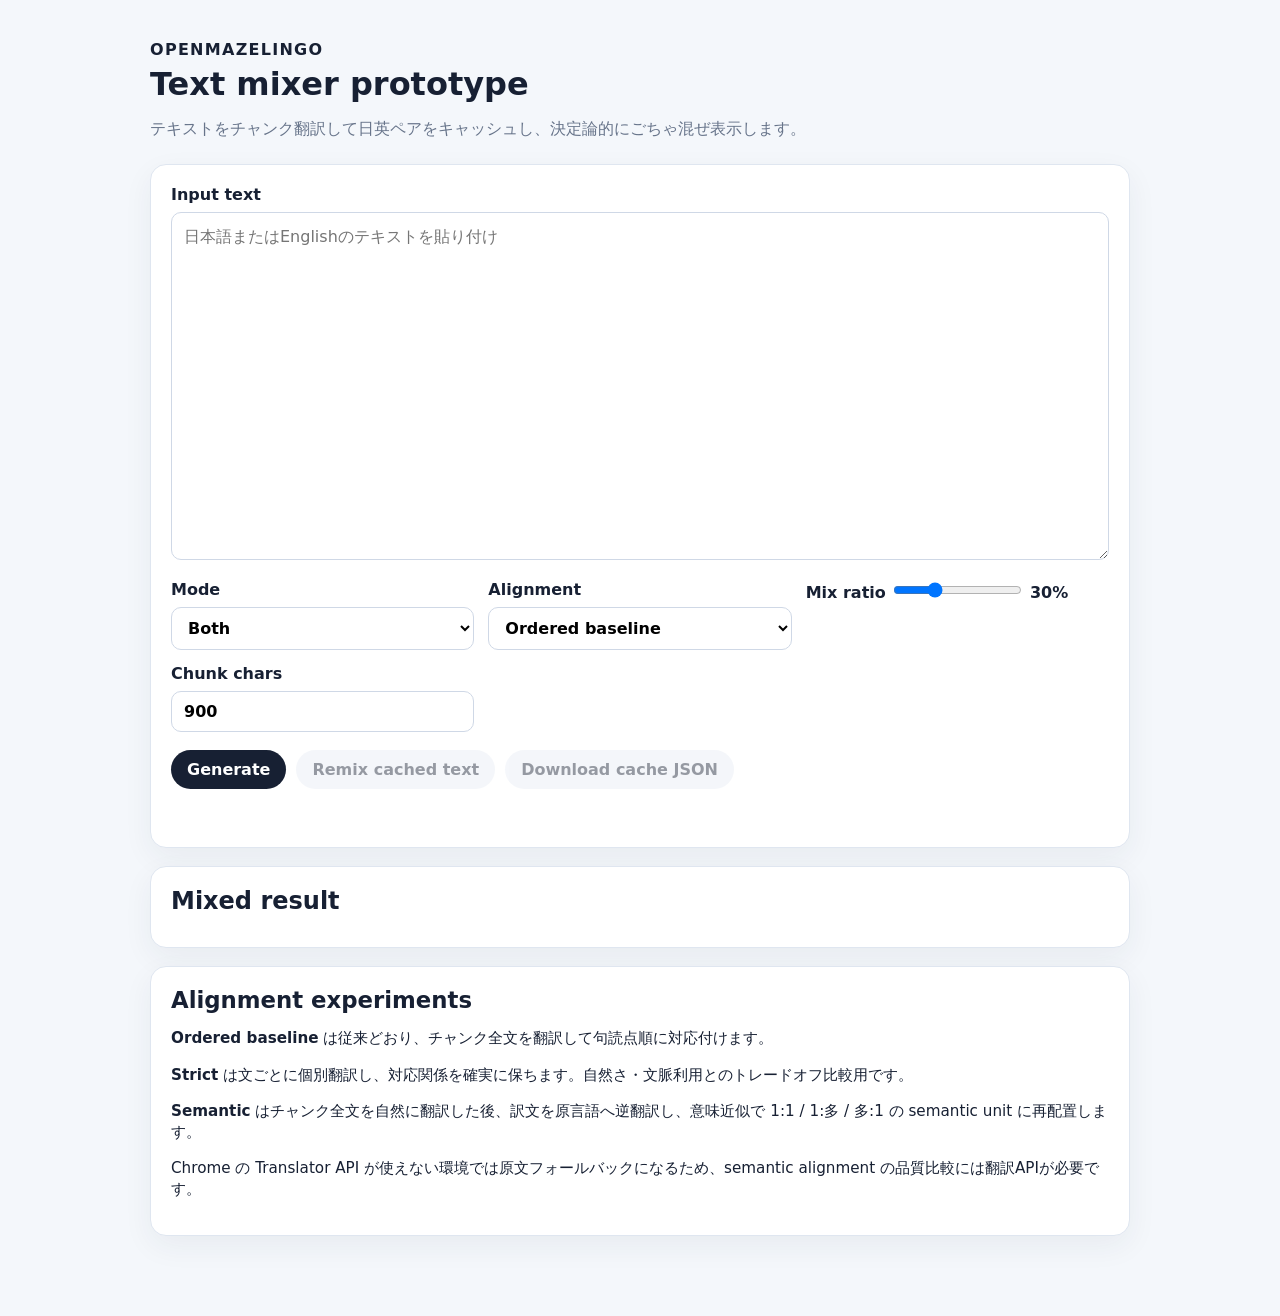
<file: web/index.html>
<!doctype html>
<html lang="ja">
<head>
  <meta charset="utf-8" />
  <meta name="viewport" content="width=device-width, initial-scale=1" />
  <title>OpenMazelingo Web Prototype</title>
  <link rel="stylesheet" href="./styles.css" />
</head>
<body>
  <main class="shell">
    <header>
      <p class="eyebrow">OpenMazelingo</p>
      <h1>Text mixer prototype</h1>
      <p class="muted">テキストをチャンク翻訳して日英ペアをキャッシュし、決定論的にごちゃ混ぜ表示します。</p>
    </header>

    <section class="panel">
      <label for="sourceText">Input text</label>
      <textarea id="sourceText" rows="12" placeholder="日本語またはEnglishのテキストを貼り付け"></textarea>

      <div class="controls">
        <label>Mode
          <select id="mode">
            <option value="both">Both</option>
            <option value="ja-en">JA → EN</option>
            <option value="en-ja">EN → JA</option>
          </select>
        </label>
        <label>Alignment
          <select id="alignmentStrategy">
            <option value="ordered">Ordered baseline</option>
            <option value="strict">Strict sentence-by-sentence</option>
            <option value="semantic">Natural chunk + semantic align</option>
          </select>
        </label>
        <label>Mix ratio
          <input id="mixRatio" type="range" min="0" max="100" value="30" />
          <span id="mixRatioValue">30%</span>
        </label>
        <label>Chunk chars
          <input id="chunkSize" type="number" min="200" max="4000" step="100" value="900" />
        </label>
      </div>

      <div class="actions">
        <button id="generate">Generate</button>
        <button id="remix" class="secondary" disabled>Remix cached text</button>
        <button id="downloadCache" class="secondary" disabled>Download cache JSON</button>
      </div>
      <p id="status" class="status"></p>
    </section>

    <section class="panel">
      <div class="result-head">
        <h2>Mixed result</h2>
        <span id="cacheInfo" class="muted"></span>
      </div>
      <article id="result" class="result"></article>
    </section>

    <section class="panel note">
      <h2>Alignment experiments</h2>
      <p><strong>Ordered baseline</strong> は従来どおり、チャンク全文を翻訳して句読点順に対応付けます。</p>
      <p><strong>Strict</strong> は文ごとに個別翻訳し、対応関係を確実に保ちます。自然さ・文脈利用とのトレードオフ比較用です。</p>
      <p><strong>Semantic</strong> はチャンク全文を自然に翻訳した後、訳文を原言語へ逆翻訳し、意味近似で 1:1 / 1:多 / 多:1 の semantic unit に再配置します。</p>
      <p>Chrome の Translator API が使えない環境では原文フォールバックになるため、semantic alignment の品質比較には翻訳APIが必要です。</p>
    </section>
  </main>
  <script type="module" src="./app.js"></script>
</body>
</html>
</file>
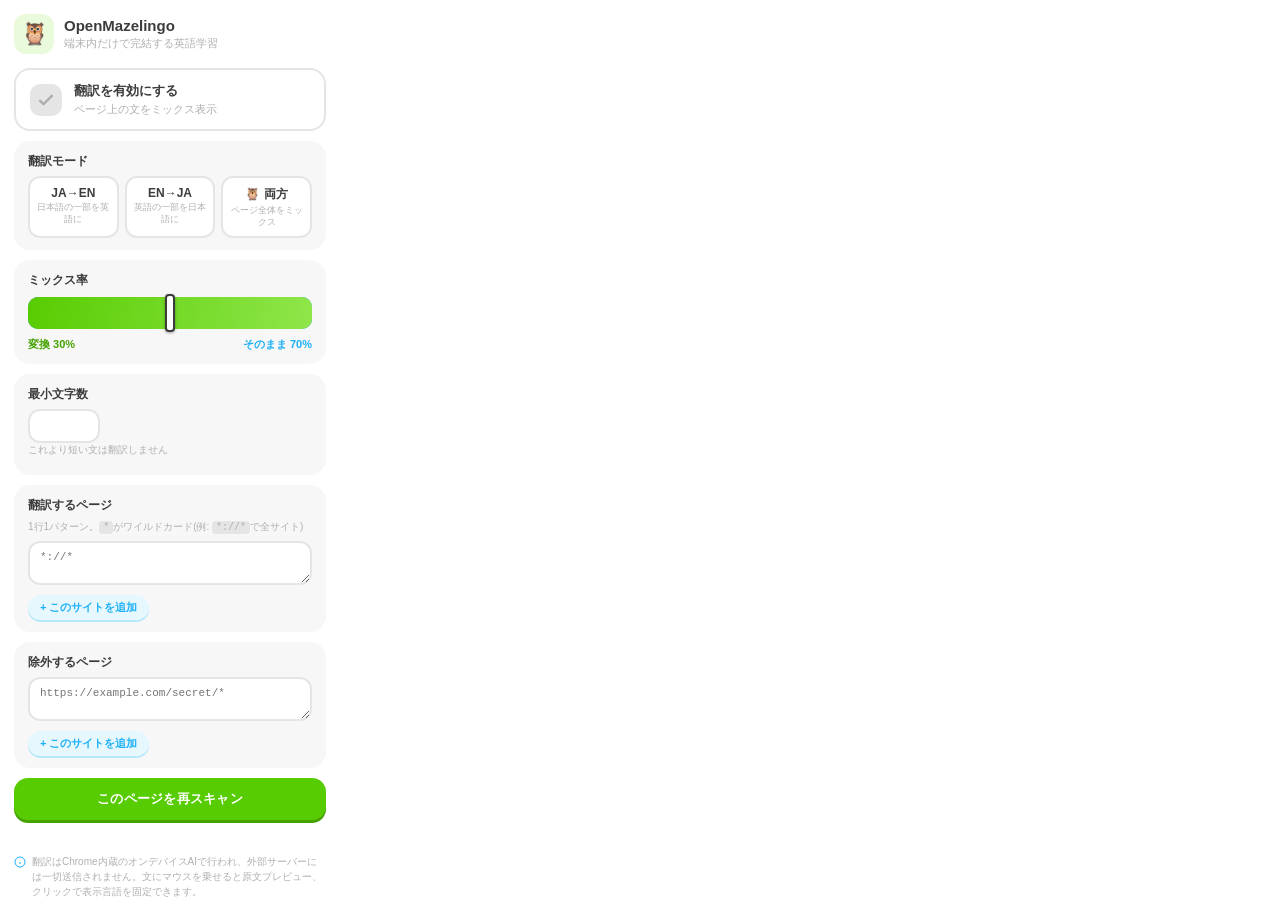
<file: popup.html>
<!doctype html>
<html lang="ja">
  <head>
    <meta charset="utf-8" />
    <title>OpenMazelingo</title>
    <link rel="stylesheet" href="popup.css" />
  </head>
  <body>
    <div class="header">
      <div class="logo" aria-hidden="true">🦉</div>
      <div>
        <p class="title">OpenMazelingo</p>
        <p class="subtitle">端末内だけで完結する英語学習</p>
      </div>
    </div>

    <label class="toggle-wrap">
      <input type="checkbox" id="enabled" class="toggle-input" />
      <div class="toggle-card">
        <div class="toggle-icon" aria-hidden="true">
          <svg width="20" height="20" viewBox="0 0 24 24" fill="none">
            <path d="M5 13l4 4L19 7" stroke="currentColor" stroke-width="3" stroke-linecap="round" stroke-linejoin="round" />
          </svg>
        </div>
        <div>
          <div class="toggle-title">翻訳を有効にする</div>
          <div class="toggle-desc">ページ上の文をミックス表示</div>
        </div>
      </div>
    </label>

    <div class="card">
      <span class="label">翻訳モード</span>
      <div class="mode-toggle">
        <button type="button" class="mode-btn" data-mode="ja-en">
          <span class="mode-btn-main">JA→EN</span>
          <span class="mode-btn-sub">日本語の一部を英語に</span>
        </button>
        <button type="button" class="mode-btn" data-mode="en-ja">
          <span class="mode-btn-main">EN→JA</span>
          <span class="mode-btn-sub">英語の一部を日本語に</span>
        </button>
        <button type="button" class="mode-btn" data-mode="both">
          <span class="mode-btn-main">🦉 両方</span>
          <span class="mode-btn-sub">ページ全体をミックス</span>
        </button>
      </div>
    </div>

    <div class="card ratio-card">
      <div class="ratio-header">
        <span class="label">ミックス率</span>
      </div>
      <div class="wave-slider">
        <div class="wave-track">
          <div id="waveFill" class="wave-fill"></div>
        </div>
        <input type="range" id="ratio" min="0" max="100" step="5" />
      </div>
      <div class="ratio-meta">
        <span class="en">変換 <span id="ratioValue">30%</span></span>
        <span class="ja">そのまま <span id="ratioJaValue">70%</span></span>
      </div>
    </div>

    <div class="card">
      <label class="label" for="minTextLength">最小文字数</label>
      <input type="number" id="minTextLength" min="1" max="100" class="input num" />
      <div class="hint">これより短い文は翻訳しません</div>
    </div>

    <div class="card">
      <span class="label">翻訳するページ</span>
      <div class="hint">1行1パターン。<code>*</code>がワイルドカード(例: <code>*://*</code>で全サイト)</div>
      <textarea id="pageListInclude" class="textarea" rows="2" placeholder="*://*"></textarea>
      <button id="addCurrentInclude" class="chip-btn" type="button">+ このサイトを追加</button>
    </div>

    <div class="card">
      <span class="label">除外するページ</span>
      <textarea id="pageListExclude" class="textarea" rows="2" placeholder="https://example.com/secret/*"></textarea>
      <button id="addCurrentExclude" class="chip-btn" type="button">+ このサイトを追加</button>
    </div>

    <button id="rescan" class="primary-btn" type="button">このページを再スキャン</button>
    <p id="status" class="status"></p>

    <p class="note">
      <svg width="12" height="12" viewBox="0 0 24 24" fill="none" stroke="currentColor" stroke-width="2">
        <circle cx="12" cy="12" r="10" />
        <line x1="12" y1="16" x2="12" y2="12" />
        <line x1="12" y1="8" x2="12.01" y2="8" />
      </svg>
      翻訳はChrome内蔵のオンデバイスAIで行われ、外部サーバーには一切送信されません。文にマウスを乗せると原文プレビュー、クリックで表示言語を固定できます。
    </p>

    <script src="popup.js"></script>
  </body>
</html>
</file>
<file: web/styles.css>
:root {
  font-family: Inter, ui-sans-serif, system-ui, -apple-system, BlinkMacSystemFont, "Segoe UI", sans-serif;
  color: #172033;
  background: #f4f7fb;
}

* { box-sizing: border-box; }

body { margin: 0; }

.shell {
  width: min(980px, calc(100% - 32px));
  margin: 40px auto 80px;
}

header { margin-bottom: 24px; }

.eyebrow {
  margin: 0 0 6px;
  font-weight: 800;
  letter-spacing: .08em;
  text-transform: uppercase;
}

h1, h2 { margin: 0 0 12px; }

.panel {
  background: white;
  border: 1px solid #dfe6f0;
  border-radius: 16px;
  padding: 20px;
  margin-top: 18px;
  box-shadow: 0 10px 30px rgba(31, 45, 61, .06);
}

label { display: block; font-weight: 700; }

textarea, select, input[type="number"] {
  width: 100%;
  margin-top: 8px;
  border: 1px solid #cfd8e6;
  border-radius: 10px;
  padding: 10px 12px;
  font: inherit;
  background: #fff;
}

textarea { resize: vertical; line-height: 1.7; }

.controls {
  display: grid;
  grid-template-columns: repeat(3, minmax(0, 1fr));
  gap: 14px;
  margin-top: 16px;
}

.actions {
  display: flex;
  flex-wrap: wrap;
  gap: 10px;
  margin-top: 18px;
}

button {
  border: 0;
  border-radius: 999px;
  padding: 10px 16px;
  font: inherit;
  font-weight: 800;
  cursor: pointer;
  background: #172033;
  color: white;
}

button.secondary { background: #e8edf5; color: #172033; }
button:disabled { opacity: .45; cursor: default; }

.status { min-height: 1.5em; margin: 14px 0 0; }
.muted { color: #67748a; }
.result-head { display: flex; justify-content: space-between; gap: 16px; align-items: baseline; }
.result { line-height: 2; font-size: 1.08rem; }
.sentence { border-radius: 5px; padding: 1px 2px; }
.sentence.translated { background: #fff2b8; }
.lang-ja { text-decoration-color: #4f7cff; }
.lang-en { text-decoration-color: #22a06b; }
.note { font-size: .95rem; }

@media (max-width: 720px) {
  .controls { grid-template-columns: 1fr; }
  .result-head { display: block; }
}
</file>
<file: popup.css>
:root {
  --green: #58cc02;
  --green-dark: #46a302;
  --green-light: #eafbdb;
  --blue: #1cb0f6;
  --blue-light: #e7f7fe;
  --ink: #3c3c3c;
  --gray: #afafaf;
  --gray-light: #e5e5e5;
  --bg: #ffffff;
  --card-bg: #f7f7f7;
  --radius: 16px;
}

* {
  box-sizing: border-box;
}

body {
  width: 340px;
  margin: 0;
  padding: 14px;
  background: var(--bg);
  color: var(--ink);
  font-family: "Trebuchet MS", "Verdana", "Hiragino Sans", sans-serif;
}

.header {
  display: flex;
  align-items: center;
  gap: 10px;
  margin-bottom: 14px;
}

.logo {
  width: 40px;
  height: 40px;
  border-radius: 12px;
  background: var(--green-light);
  display: flex;
  align-items: center;
  justify-content: center;
  font-size: 22px;
  flex-shrink: 0;
  animation: owl-bob 2.6s ease-in-out infinite;
  transform-origin: 50% 90%;
}

@keyframes owl-bob {
  0%, 100% {
    transform: translateY(0) rotate(0deg);
  }
  50% {
    transform: translateY(-2px) rotate(-4deg);
  }
}

.title {
  margin: 0;
  font-size: 15px;
  font-weight: 800;
  color: var(--ink);
}

.subtitle {
  margin: 2px 0 0;
  font-size: 11px;
  color: var(--gray);
}

.card {
  background: var(--card-bg);
  border-radius: var(--radius);
  padding: 12px 14px;
  margin-bottom: 10px;
}

.label {
  display: block;
  font-size: 12px;
  font-weight: 700;
  color: var(--ink);
  margin-bottom: 6px;
}

.hint {
  font-size: 10px;
  color: var(--gray);
  margin-bottom: 6px;
  line-height: 1.4;
}

.hint code {
  background: var(--gray-light);
  border-radius: 4px;
  padding: 1px 4px;
}

/* Mode toggle (JA→EN / EN→JA / 両方) */
.mode-toggle {
  display: grid;
  grid-template-columns: repeat(3, minmax(0, 1fr));
  gap: 6px;
}

.mode-btn {
  display: flex;
  flex-direction: column;
  align-items: center;
  gap: 2px;
  border: 2px solid var(--gray-light);
  background: var(--bg);
  border-radius: 12px;
  padding: 8px 4px;
  cursor: pointer;
  transition: border-color 0.15s, background 0.15s, transform 0.1s;
}

.mode-btn:active {
  transform: scale(0.96);
}

.mode-btn.is-active {
  border-color: var(--green);
  background: var(--green-light);
}

.mode-btn-main {
  font-size: 12px;
  font-weight: 800;
  color: var(--ink);
}

.mode-btn.is-active .mode-btn-main {
  color: var(--green-dark);
}

.mode-btn-sub {
  font-size: 9px;
  color: var(--gray);
  text-align: center;
  line-height: 1.3;
}

/* Toggle card */
.toggle-wrap {
  display: block;
  margin-bottom: 10px;
  cursor: pointer;
}

.toggle-input {
  position: absolute;
  opacity: 0;
  pointer-events: none;
}

.toggle-card {
  display: flex;
  align-items: center;
  gap: 12px;
  padding: 12px 14px;
  border-radius: var(--radius);
  border: 2px solid var(--gray-light);
  background: var(--bg);
  transition: border-color 0.15s, background 0.15s, transform 0.1s;
}

.toggle-card:active {
  transform: scale(0.98);
}

.toggle-input:checked + .toggle-card {
  border-color: var(--green);
  background: var(--green-light);
}

.toggle-icon {
  width: 32px;
  height: 32px;
  border-radius: 10px;
  background: var(--gray-light);
  color: var(--gray);
  display: flex;
  align-items: center;
  justify-content: center;
  flex-shrink: 0;
  transform: scale(1) rotate(0deg);
  transition: background 0.15s, color 0.15s, transform 0.4s cubic-bezier(0.34, 1.56, 0.64, 1);
}

.toggle-input:checked + .toggle-card .toggle-icon {
  background: var(--green);
  color: #ffffff;
  transform: scale(1.15) rotate(-8deg);
}

.toggle-title {
  font-size: 13px;
  font-weight: 700;
}

.toggle-desc {
  font-size: 11px;
  color: var(--gray);
  margin-top: 2px;
}

/* Ratio slider — Splatoon風の陣取りバトルバー */
.ratio-header {
  margin-bottom: 8px;
}

.wave-slider {
  position: relative;
  height: 32px;
}

.wave-track {
  position: absolute;
  inset: 0;
  border-radius: 10px;
  background: var(--blue);
  overflow: hidden;
  box-shadow: inset 0 0 0 2px rgba(0, 0, 0, 0.08), inset 0 2px 4px rgba(0, 0, 0, 0.12);
}

.wave-fill {
  position: absolute;
  inset: 0;
  width: 100%;
  height: 100%;
  background: linear-gradient(100deg, var(--green), #8fe64a);
  /* clip-path はJSがギザギザ境界線を毎フレーム計算して差し替える */
  transition: clip-path 0.22s ease-in-out;
  will-change: clip-path;
}

.wave-slider input[type="range"] {
  position: absolute;
  left: 0;
  top: 0;
  width: 100%;
  height: 100%;
  margin: 0;
  background: transparent;
  appearance: none;
  -webkit-appearance: none;
  cursor: pointer;
  z-index: 2;
}

.wave-slider input[type="range"]::-webkit-slider-runnable-track {
  height: 100%;
  background: transparent;
}

.wave-slider input[type="range"]::-webkit-slider-thumb {
  -webkit-appearance: none;
  width: 10px;
  height: 38px;
  border-radius: 4px;
  background: #ffffff;
  border: 2px solid var(--ink);
  margin-top: -3px;
  box-shadow: 0 1px 3px rgba(0, 0, 0, 0.35);
  cursor: pointer;
}

.wave-slider input[type="range"]::-moz-range-track {
  height: 100%;
  background: transparent;
}

.wave-slider input[type="range"]::-moz-range-thumb {
  width: 10px;
  height: 38px;
  border-radius: 4px;
  background: #ffffff;
  border: 2px solid var(--ink);
  box-shadow: 0 1px 3px rgba(0, 0, 0, 0.35);
  cursor: pointer;
}

.ratio-meta {
  display: flex;
  justify-content: space-between;
  font-size: 11px;
  font-weight: 700;
  margin-top: 8px;
}

.ratio-meta .en {
  color: var(--green-dark);
}

.ratio-meta .ja {
  color: var(--blue);
}

/* Inputs */
.input,
.textarea {
  width: 100%;
  border: 2px solid var(--gray-light);
  border-radius: 12px;
  padding: 8px 10px;
  font-size: 12px;
  background: var(--bg);
  color: var(--ink);
  outline: none;
  transition: border-color 0.15s;
  font-family: inherit;
}

.input:focus,
.textarea:focus {
  border-color: var(--blue);
}

.input.num {
  width: 72px;
}

.textarea {
  font-family: "Consolas", "Courier New", monospace;
  font-size: 11px;
  resize: vertical;
  margin-bottom: 6px;
}

.chip-btn {
  border: none;
  background: var(--blue-light);
  color: var(--blue);
  font-size: 11px;
  font-weight: 700;
  border-radius: 999px;
  padding: 5px 12px;
  cursor: pointer;
  box-shadow: 0 2px 0 #b8e9fb;
  transition: background 0.15s, transform 0.05s, box-shadow 0.05s;
}

.chip-btn:hover {
  background: #c9edfd;
}

.chip-btn:active {
  transform: translateY(2px);
  box-shadow: 0 0 0 #b8e9fb;
}

.chip-btn:disabled {
  opacity: 0.5;
  cursor: default;
  box-shadow: none;
  transform: none;
}

/* Primary button */
.primary-btn {
  width: 100%;
  padding: 12px;
  border: none;
  border-radius: 14px;
  background: var(--green);
  color: #ffffff;
  font-size: 13px;
  font-weight: 800;
  letter-spacing: 0.02em;
  cursor: pointer;
  box-shadow: 0 3px 0 var(--green-dark);
  transition: transform 0.05s, box-shadow 0.05s, background 0.15s;
}

.primary-btn:hover {
  background: #63d604;
}

.primary-btn:active {
  transform: translateY(2px);
  box-shadow: 0 1px 0 var(--green-dark);
}

.status {
  min-height: 14px;
  font-size: 11px;
  font-weight: 700;
  color: var(--green-dark);
  text-align: center;
  margin: 8px 0 0;
}

.is-pop {
  animation: status-pop 0.3s cubic-bezier(0.34, 1.56, 0.64, 1);
}

@keyframes status-pop {
  0% {
    transform: scale(0.6);
    opacity: 0;
  }
  60% {
    transform: scale(1.1);
    opacity: 1;
  }
  100% {
    transform: scale(1);
    opacity: 1;
  }
}

.note {
  display: flex;
  gap: 6px;
  align-items: flex-start;
  font-size: 10px;
  color: var(--gray);
  line-height: 1.5;
  margin-top: 12px;
}

.note svg {
  flex-shrink: 0;
  margin-top: 2px;
  color: var(--blue);
}
</file>
